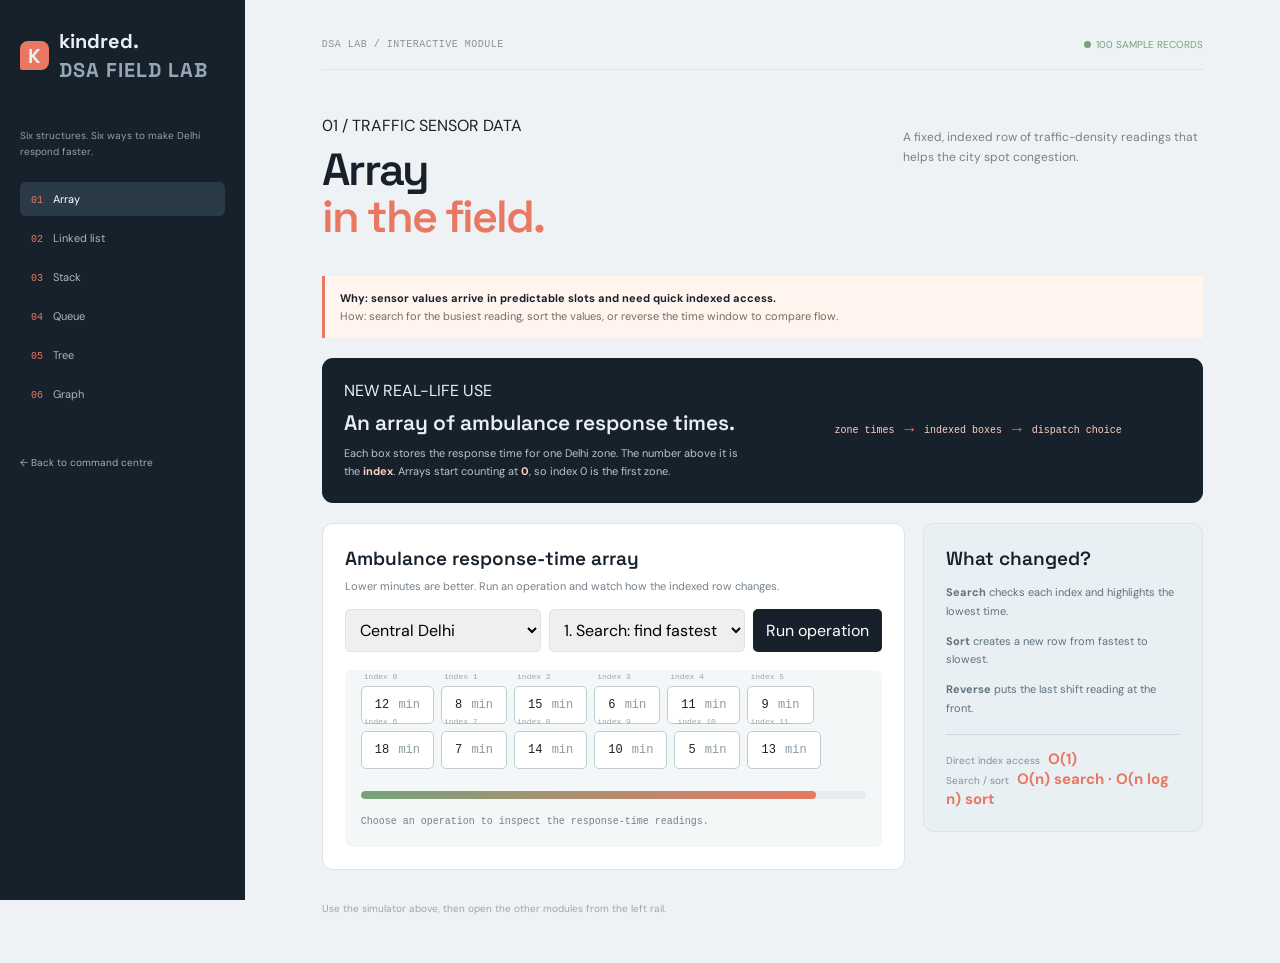
<file: array.html>
<!doctype html><html lang="en"><head><meta charset="utf-8"><meta name="viewport" content="width=device-width,initial-scale=1"><title>Array Lab | Kindred</title><link rel="stylesheet" href="assets/css/dsa-pages.css"><link href="https://fonts.googleapis.com/css2?family=DM+Sans:wght@400;500;600;700&family=Space+Grotesk:wght@500;600;700&display=swap" rel="stylesheet"></head><body data-page="array"><script src="assets/js/dsa-pages.js" defer></script><div class="lab-shell"><aside class="lab-side"><a class="lab-brand" href="index.html"><span class="mark">K</span><span>kindred.<small>DSA FIELD LAB</small></span></a><p>Six structures. Six ways to make Delhi respond faster.</p><nav><a class="active" href="array.html"><span>01</span>Array</a><a href="linked-list.html"><span>02</span>Linked list</a><a href="stack.html"><span>03</span>Stack</a><a href="queue.html"><span>04</span>Queue</a><a href="tree.html"><span>05</span>Tree</a><a href="graph.html"><span>06</span>Graph</a></nav><a class="back-link" href="index.html">← Back to command centre</a></aside><main class="lab-main"><header class="lab-top"><span class="crumb">DSA LAB / INTERACTIVE MODULE</span><span class="lab-status"><i></i>100 SAMPLE RECORDS</span></header><section class="lab-title"><div><span class="eyebrow" id="lab-kicker"></span><h1 id="lab-title"></h1></div><p id="lab-description"></p></section><div class="guide" id="why-how"></div><section class="array-explainer"><div><span class="eyebrow">NEW REAL-LIFE USE</span><h2>An array of ambulance response times.</h2><p>Each box stores the response time for one Delhi zone. The number above it is the <strong>index</strong>. Arrays start counting at <strong>0</strong>, so index 0 is the first zone.</p></div><div class="array-flow"><span>zone times</span><b>→</b><span>indexed boxes</span><b>→</b><span>dispatch choice</span></div></section><div class="workspace"><section class="sim-card"><h2>Ambulance response-time array</h2><p class="sim-help">Lower minutes are better. Run an operation and watch how the indexed row changes.</p><div class="control-row"><select id="array-zone" class="input"><option>Central Delhi</option><option>South Delhi</option><option>West Delhi</option><option>North Delhi</option><option>East Delhi</option></select><select id="array-action" class="input"><option value="search">1. Search: find fastest response</option><option value="sort">2. Sort: fastest first</option><option value="reverse">3. Reverse: change shift order</option></select><button id="action" class="action">Run operation</button></div><div id="output" class="output"></div></section><aside class="info-card"><h2>What changed?</h2><p><strong>Search</strong> checks each index and highlights the lowest time.</p><p><strong>Sort</strong> creates a new row from fastest to slowest.</p><p><strong>Reverse</strong> puts the last shift reading at the front.</p><div class="complexity">Direct index access <b>O(1)</b><br>Search / sort <b id="complexity"></b></div></aside></div><p class="footer-note">Use the simulator above, then open the other modules from the left rail.</p></main></div></body></html>
</file>
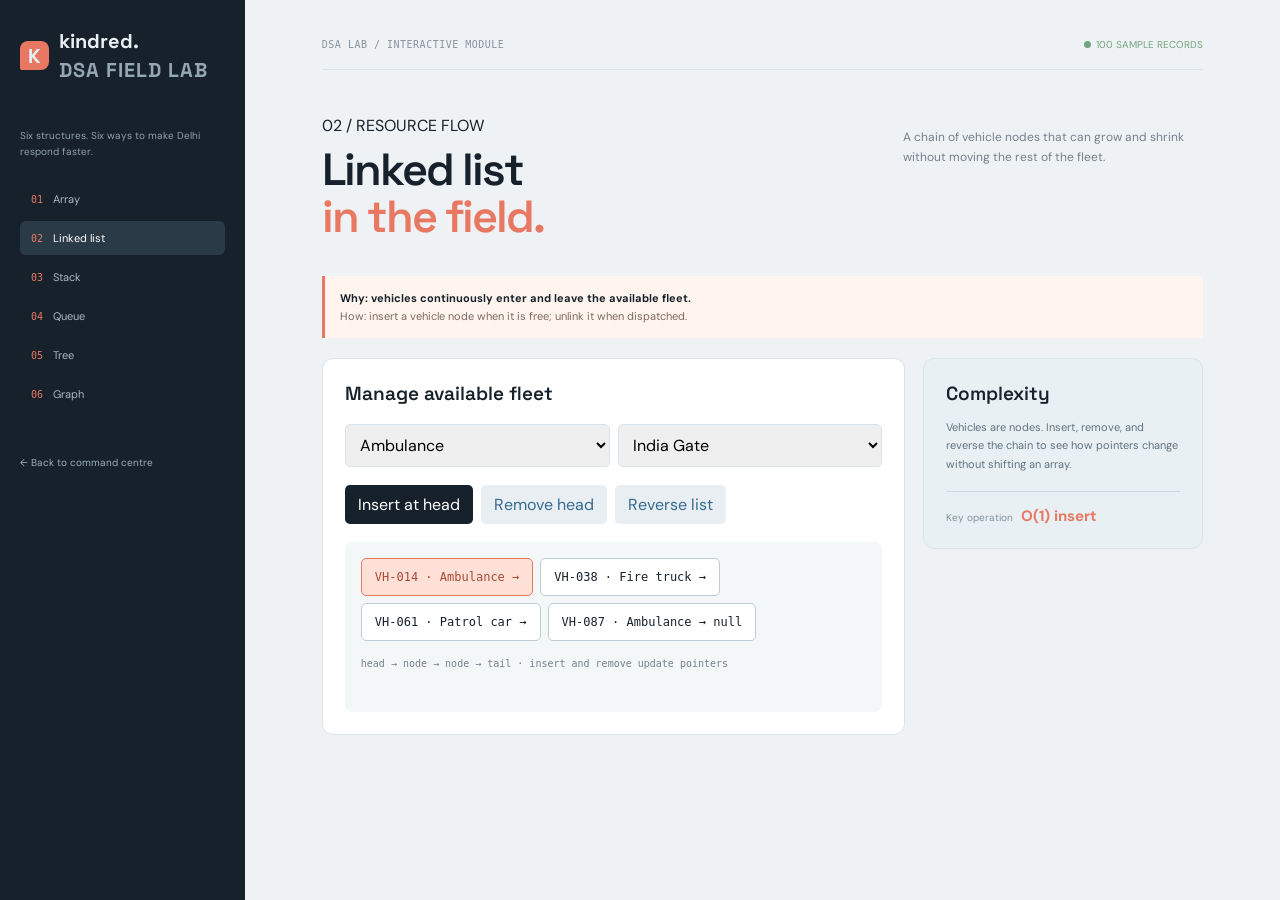
<file: linked-list.html>
<!doctype html><html lang="en"><head><meta charset="utf-8"><meta name="viewport" content="width=device-width,initial-scale=1"><title>Linked List Lab | Kindred</title><link rel="stylesheet" href="assets/css/dsa-pages.css"><link href="https://fonts.googleapis.com/css2?family=DM+Sans:wght@400;500;600;700&family=Space+Grotesk:wght@500;600;700&display=swap" rel="stylesheet"></head><body data-page="linked"><script src="assets/js/dsa-pages.js" defer></script><div class="lab-shell"><aside class="lab-side"><a class="lab-brand" href="index.html"><span class="mark">K</span><span>kindred.<small>DSA FIELD LAB</small></span></a><p>Six structures. Six ways to make Delhi respond faster.</p><nav><a href="array.html"><span>01</span>Array</a><a class="active" href="linked-list.html"><span>02</span>Linked list</a><a href="stack.html"><span>03</span>Stack</a><a href="queue.html"><span>04</span>Queue</a><a href="tree.html"><span>05</span>Tree</a><a href="graph.html"><span>06</span>Graph</a></nav><a class="back-link" href="index.html">← Back to command centre</a></aside><main class="lab-main"><header class="lab-top"><span class="crumb">DSA LAB / INTERACTIVE MODULE</span><span class="lab-status"><i></i>100 SAMPLE RECORDS</span></header><section class="lab-title"><div><span class="eyebrow" id="lab-kicker"></span><h1 id="lab-title"></h1></div><p id="lab-description"></p></section><div class="guide" id="why-how"></div><div class="workspace"><section class="sim-card"><h2>Manage available fleet</h2><div class="control-row"><select id="fleet-type" class="input"><option>Ambulance</option><option>Fire truck</option><option>Patrol car</option></select><select id="fleet-place" class="input"><option>India Gate</option><option>Connaught Place</option><option>Saket</option><option>Dwarka</option><option>Rohini</option></select></div><div class="control-row"><button id="fleet-add" class="action">Insert at head</button><button id="fleet-remove" class="action alt">Remove head</button><button id="fleet-reverse" class="action alt">Reverse list</button></div><div id="output" class="output"></div></section><aside class="info-card"><h2>Complexity</h2><p>Vehicles are nodes. Insert, remove, and reverse the chain to see how pointers change without shifting an array.</p><div class="complexity">Key operation <b id="complexity"></b></div></aside></div></main></div></body></html>
</file>
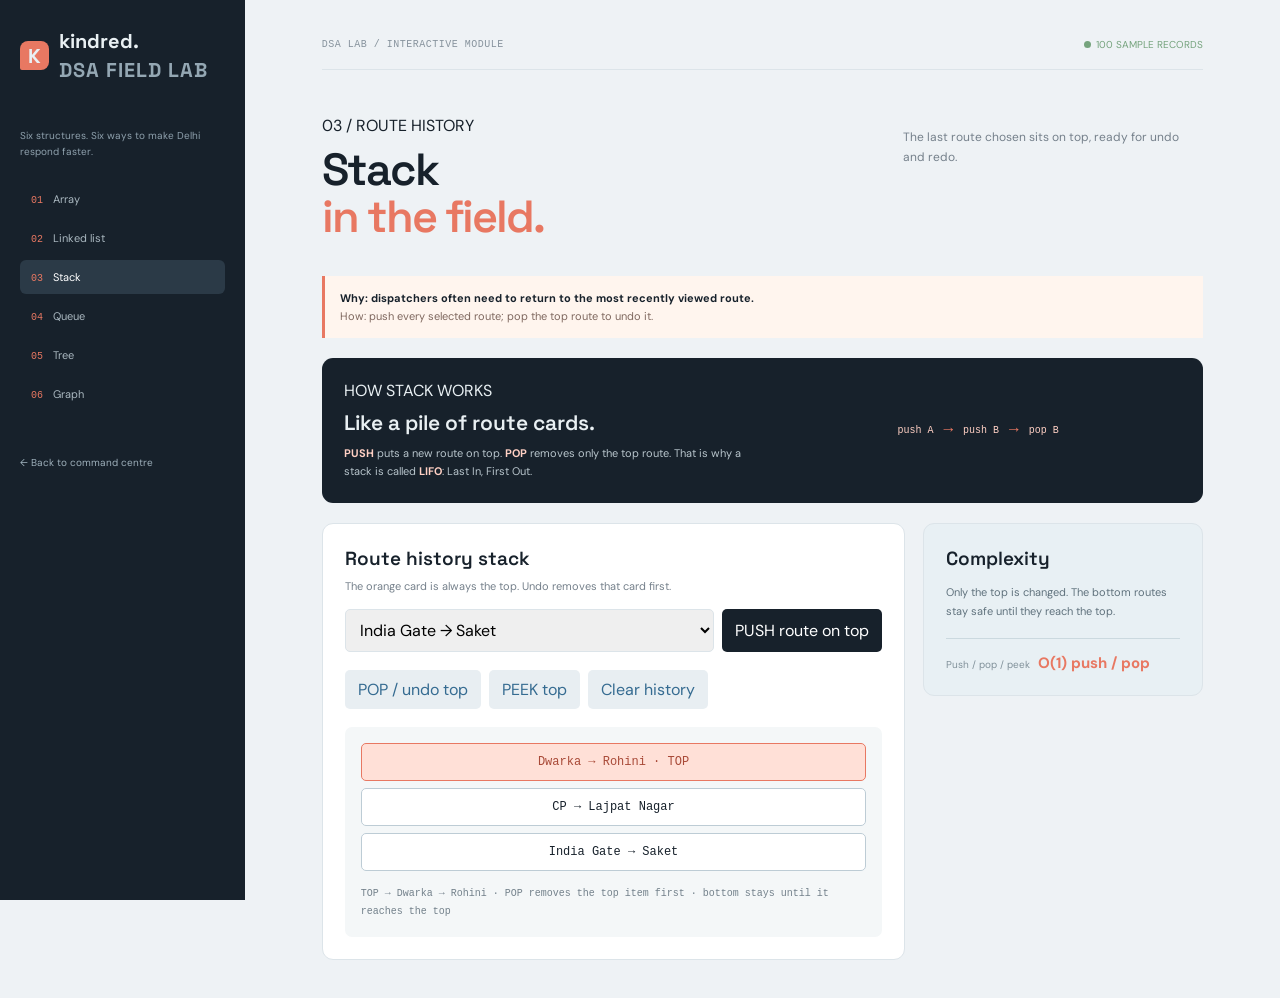
<file: stack.html>
<!doctype html><html lang="en"><head><meta charset="utf-8"><meta name="viewport" content="width=device-width,initial-scale=1"><title>Stack Lab | Kindred</title><link rel="stylesheet" href="assets/css/dsa-pages.css"><link href="https://fonts.googleapis.com/css2?family=DM+Sans:wght@400;500;600;700&family=Space+Grotesk:wght@500;600;700&display=swap" rel="stylesheet"></head><body data-page="stack"><script src="assets/js/dsa-pages.js" defer></script><div class="lab-shell"><aside class="lab-side"><a class="lab-brand" href="index.html"><span class="mark">K</span><span>kindred.<small>DSA FIELD LAB</small></span></a><p>Six structures. Six ways to make Delhi respond faster.</p><nav><a href="array.html"><span>01</span>Array</a><a href="linked-list.html"><span>02</span>Linked list</a><a class="active" href="stack.html"><span>03</span>Stack</a><a href="queue.html"><span>04</span>Queue</a><a href="tree.html"><span>05</span>Tree</a><a href="graph.html"><span>06</span>Graph</a></nav><a class="back-link" href="index.html">← Back to command centre</a></aside><main class="lab-main"><header class="lab-top"><span class="crumb">DSA LAB / INTERACTIVE MODULE</span><span class="lab-status"><i></i>100 SAMPLE RECORDS</span></header><section class="lab-title"><div><span class="eyebrow" id="lab-kicker"></span><h1 id="lab-title"></h1></div><p id="lab-description"></p></section><div class="guide" id="why-how"></div><section class="stack-explainer"><div><span class="eyebrow">HOW STACK WORKS</span><h2>Like a pile of route cards.</h2><p><strong>PUSH</strong> puts a new route on top. <strong>POP</strong> removes only the top route. That is why a stack is called <strong>LIFO</strong>: Last In, First Out.</p></div><div class="stack-flow"><span>push A</span><b>→</b><span>push B</span><b>→</b><span>pop B</span></div></section><div class="workspace"><section class="sim-card stack-card"><h2>Route history stack</h2><p class="sim-help">The orange card is always the top. Undo removes that card first.</p><div class="control-row"><select id="stack-route" class="input"><option>India Gate → Saket</option><option>Connaught Place → Lajpat Nagar</option><option>Dwarka → Rohini</option><option>Hauz Khas → Karol Bagh</option></select><button id="stack-push" class="action">PUSH route on top</button></div><div class="control-row"><button id="stack-pop" class="action alt">POP / undo top</button><button id="stack-peek" class="action alt">PEEK top</button><button id="stack-clear" class="action alt">Clear history</button></div><div id="output" class="output"></div></section><aside class="info-card"><h2>Complexity</h2><p>Only the top is changed. The bottom routes stay safe until they reach the top.</p><div class="complexity">Push / pop / peek <b id="complexity"></b></div></aside></div></main></div></body></html>
</file>
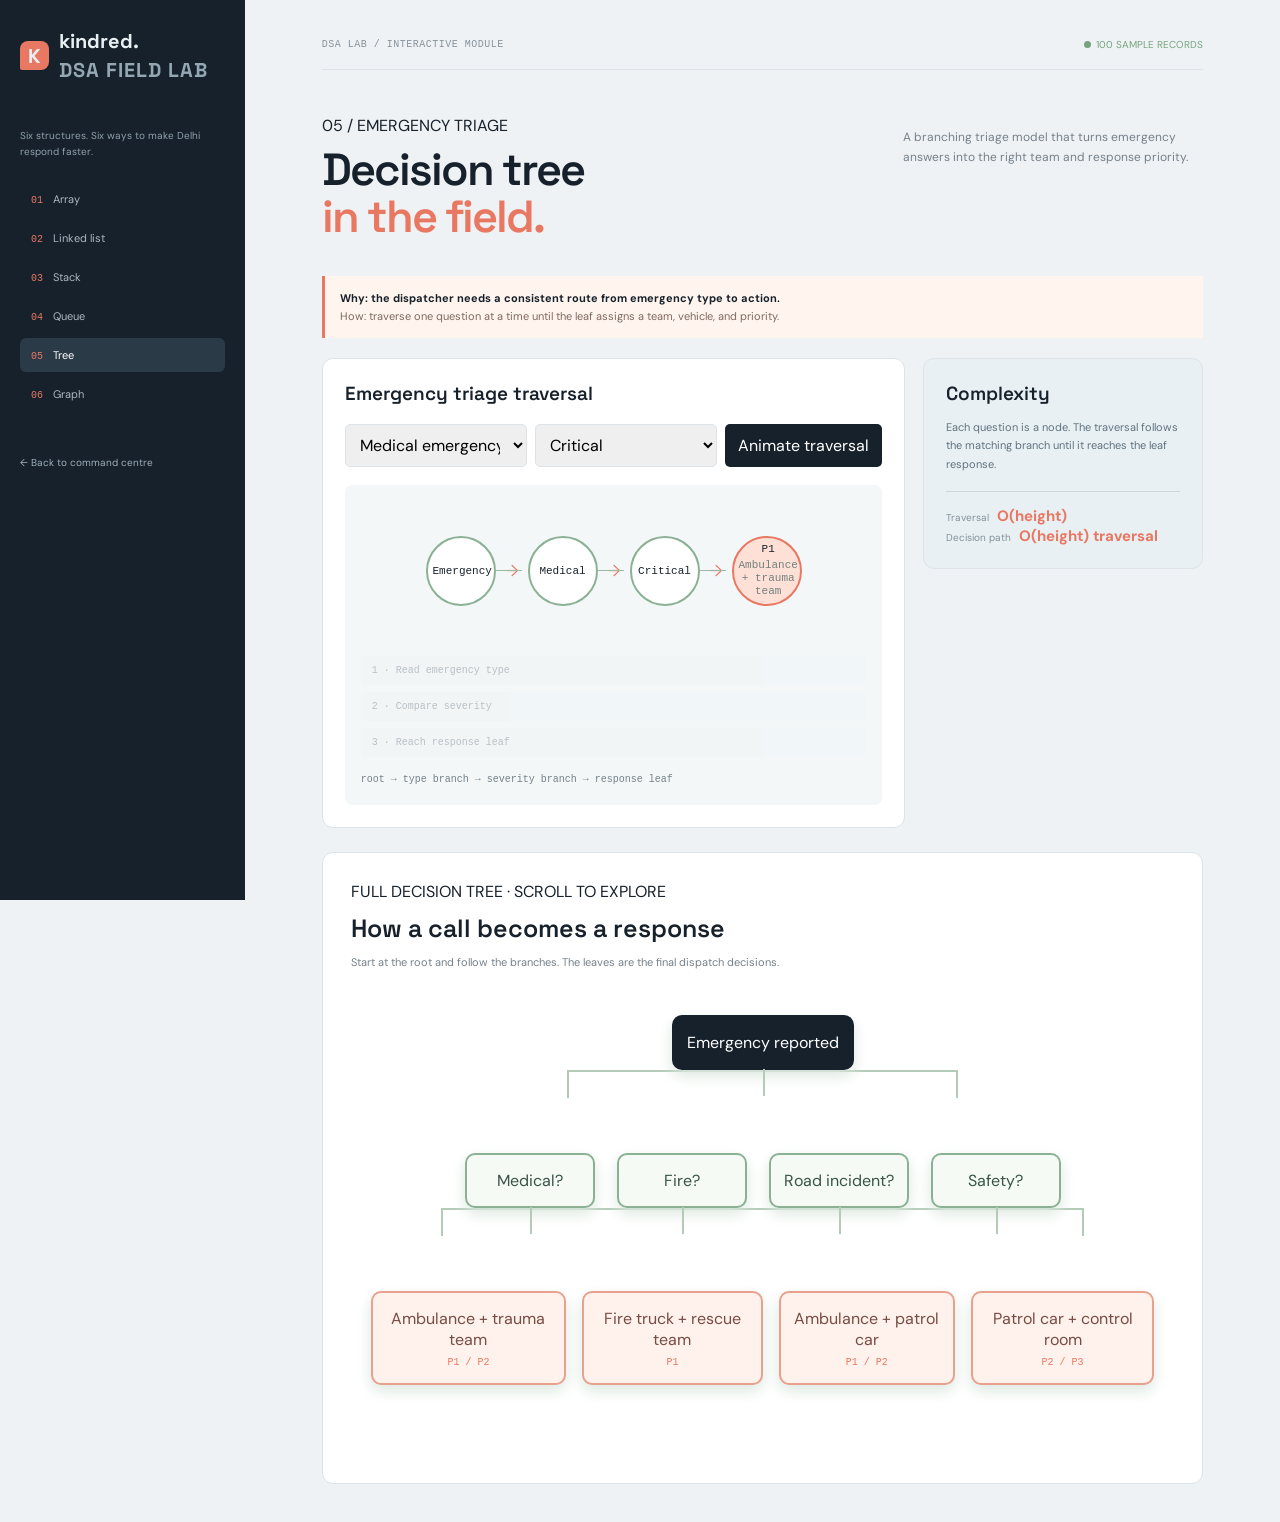
<file: tree.html>
<!doctype html><html lang="en"><head><meta charset="utf-8"><meta name="viewport" content="width=device-width,initial-scale=1"><title>Tree Lab | Kindred</title><link rel="stylesheet" href="assets/css/dsa-pages.css"><link href="https://fonts.googleapis.com/css2?family=DM+Sans:wght@400;500;600;700&family=Space+Grotesk:wght@500;600;700&display=swap" rel="stylesheet"></head><body data-page="tree"><script src="assets/js/dsa-pages.js" defer></script><div class="lab-shell"><aside class="lab-side"><a class="lab-brand" href="index.html"><span class="mark">K</span><span>kindred.<small>DSA FIELD LAB</small></span></a><p>Six structures. Six ways to make Delhi respond faster.</p><nav><a href="array.html"><span>01</span>Array</a><a href="linked-list.html"><span>02</span>Linked list</a><a href="stack.html"><span>03</span>Stack</a><a href="queue.html"><span>04</span>Queue</a><a class="active" href="tree.html"><span>05</span>Tree</a><a href="graph.html"><span>06</span>Graph</a></nav><a class="back-link" href="index.html">← Back to command centre</a></aside><main class="lab-main"><header class="lab-top"><span class="crumb">DSA LAB / INTERACTIVE MODULE</span><span class="lab-status"><i></i>100 SAMPLE RECORDS</span></header><section class="lab-title"><div><span class="eyebrow" id="lab-kicker"></span><h1 id="lab-title"></h1></div><p id="lab-description"></p></section><div class="guide" id="why-how"></div><div class="workspace"><section class="sim-card"><h2>Emergency triage traversal</h2><div class="control-row"><select id="tree-type" class="input"><option>Medical emergency</option><option>Fire emergency</option><option>Road accident</option><option>Public safety</option></select><select id="tree-severity" class="input"><option>Critical</option><option>Urgent</option><option>Routine</option></select><button id="tree-run" class="action">Animate traversal</button></div><div id="output" class="output"></div></section><aside class="info-card"><h2>Complexity</h2><p>Each question is a node. The traversal follows the matching branch until it reaches the leaf response.</p><div class="complexity">Traversal <b>O(height)</b><br>Decision path <b id="complexity"></b></div></aside></div><section class="tree-figure"><div class="tree-figure-heading"><span class="eyebrow">FULL DECISION TREE · SCROLL TO EXPLORE</span><h2>How a call becomes a response</h2><p>Start at the root and follow the branches. The leaves are the final dispatch decisions.</p></div><div class="big-tree"><div class="tree-level level-root"><span class="big-node root-node">Emergency reported</span></div><div class="tree-connector"></div><div class="tree-level level-two"><span class="big-node">Medical?</span><span class="big-node">Fire?</span><span class="big-node">Road incident?</span><span class="big-node">Safety?</span></div><div class="tree-connector branches"></div><div class="tree-level level-three"><span class="big-node leaf">Ambulance + trauma team<br><b>P1 / P2</b></span><span class="big-node leaf">Fire truck + rescue team<br><b>P1</b></span><span class="big-node leaf">Ambulance + patrol car<br><b>P1 / P2</b></span><span class="big-node leaf">Patrol car + control room<br><b>P2 / P3</b></span></div></div></section></main></div></body></html>
</file>
<file: assets/css/dsa-pages.css>
:root{--ink:#17212b;--muted:#75808b;--paper:#eef2f5;--card:#fff;--line:#dce4e9;--orange:#e87862;--blue:#356b91;--green:#75a37d;font-family:"DM Sans",Arial,sans-serif}*{box-sizing:border-box}body{margin:0;background:var(--paper);color:var(--ink)}a{text-decoration:none;color:inherit}.lab-shell{display:flex;min-height:100vh}.lab-side{width:245px;background:#17212b;color:#e9f0f3;padding:28px 20px;position:fixed;inset:0 auto 0 0}.lab-brand{display:flex;align-items:center;gap:10px;font:700 20px "Space Grotesk";margin-bottom:45px}.lab-brand small{display:block;color:#94a7b3;font:9px var(--sans);letter-spacing:1px;text-transform:uppercase;margin-top:3px}.mark{background:var(--orange);width:29px;height:29px;display:grid;place-items:center;border-radius:8px 8px 8px 2px}.lab-side p{color:#8fa1ad;font-size:10px;line-height:1.6}.lab-side nav{display:grid;gap:5px;margin-top:22px}.lab-side nav a{padding:10px 11px;border-radius:6px;color:#aab8c0;font-size:11px}.lab-side nav a:hover,.lab-side nav a.active{background:#2b3a47;color:#fff}.lab-side nav a span{color:var(--orange);font:10px monospace;margin-right:10px}.back-link{display:block;margin-top:45px;color:#9eb0bb;font-size:10px}.lab-main{margin-left:245px;width:calc(100% - 245px);padding:38px 6%;max-width:1300px}.lab-top{display:flex;justify-content:space-between;align-items:center;border-bottom:1px solid var(--line);padding-bottom:18px}.crumb{font:10px monospace;color:#87939d;letter-spacing:.5px}.lab-status{color:var(--green);font-size:10px}.lab-status i{display:inline-block;width:7px;height:7px;border-radius:50%;background:var(--green);margin-right:5px}.lab-title{padding:45px 0 25px;display:flex;justify-content:space-between;gap:40px}.lab-title h1{font:600 45px/1.05 "Space Grotesk";letter-spacing:-2px;margin:10px 0}.lab-title h1 em{color:var(--orange);font-style:normal}.lab-title>p{max-width:300px;color:var(--muted);font-size:12px;line-height:1.7}.guide{background:#fff5ee;border-left:3px solid var(--orange);padding:13px 15px;margin-bottom:20px;color:#7f685f;font-size:11px;line-height:1.65}.guide strong{color:var(--ink)}.workspace{display:grid;grid-template-columns:1fr 280px;gap:18px}.sim-card,.info-card{background:var(--card);border:1px solid var(--line);border-radius:11px;padding:22px}.sim-card h2,.info-card h2{font:600 19px "Space Grotesk";margin:0 0 18px}.control-row{display:flex;gap:8px;margin-bottom:18px}.input{border:1px solid var(--line);border-radius:5px;padding:9px 10px;font:11px var(--sans);width:100%}.action{border:0;border-radius:5px;background:var(--ink);color:#fff;padding:9px 13px;font:600 10px var(--sans);cursor:pointer;white-space:nowrap}.action.alt{background:#e8eef2;color:var(--blue)}.output{min-height:170px;background:#f4f7f8;border-radius:7px;padding:16px;overflow:auto}.array-cells,.stack-cells,.queue-cells{display:flex;flex-wrap:wrap;gap:7px}.cell{border:1px solid #bdccd5;border-radius:5px;background:#fff;padding:11px 13px;font:12px monospace;position:relative}.cell.active{background:#ffe0d7;border-color:var(--orange);color:#a84937}.cell small{position:absolute;top:-15px;left:2px;color:#99a5ad;font:8px monospace}.log{font:10px monospace;color:#73818b;line-height:1.8;margin-top:14px}.info-card{align-self:start;background:#e8f0f4}.info-card h2{margin-bottom:12px}.info-card p,.info-card li{font-size:11px;color:#60727d;line-height:1.7}.complexity{border-top:1px solid #cbd9df;margin-top:17px;padding-top:14px;font-size:10px;color:#81919a}.complexity b{color:var(--orange);font-size:15px;margin-left:5px}.tree{display:flex;justify-content:center;align-items:center;gap:22px;min-height:140px}.tree-node{background:#fff;border:2px solid #8bb195;border-radius:50%;width:43px;height:43px;display:grid;place-items:center;font:11px monospace;position:relative}.tree-node:after{content:"";position:absolute;width:27px;border-top:1px solid #9db9a2;right:-28px}.tree-node:last-child:after{display:none}.decision-tree{display:flex;align-items:center;justify-content:center;gap:10px;min-height:140px}.decision-tree i{color:var(--orange);font-style:normal}.decision-tree .tree-node{width:70px;height:70px;text-align:center;padding:5px}.decision-tree .tree-node small{display:block;font:7px var(--sans);line-height:1.2;color:#70817c;margin-top:3px}.decision-tree .tree-node.active{background:#ffe0d7;border-color:var(--orange)}.tree-steps .step{opacity:.45}.tree-steps .step.active{opacity:1}.array-meter{height:8px;background:#e6edf0;border-radius:8px;margin:22px 0 5px;overflow:hidden}.array-meter span{display:block;height:100%;background:linear-gradient(90deg,#75a37d,#e87862);border-radius:8px;transition:width .5s}.cell em{font:9px var(--sans);color:#8999a2;margin-left:2px}.tree-figure{margin-top:24px;background:#fff;border:1px solid var(--line);border-radius:11px;padding:28px;min-height:510px}.tree-figure-heading h2{font:600 25px "Space Grotesk";margin:10px 0 6px}.tree-figure-heading p{color:var(--muted);font-size:11px}.big-tree{min-width:760px;padding:35px 20px 70px;overflow-x:auto}.tree-level{display:flex;justify-content:center;gap:22px}.big-node{min-width:130px;padding:15px 13px;border:2px solid #8bb195;border-radius:10px;background:#f5faf5;text-align:center;font:600 11px var(--sans);color:#395348;position:relative;box-shadow:0 6px 15px #dce8df}.big-node:after{content:"";position:absolute;left:50%;bottom:-28px;height:27px;border-left:2px solid #b4cbb8}.root-node{background:#17212b;border-color:#17212b;color:#fff;min-width:180px}.level-two{margin-top:55px}.level-three{margin-top:55px;gap:16px}.level-three .big-node:after{display:none}.big-node.leaf{background:#fff1eb;border-color:#e8a08f;color:#774c43;min-width:155px}.big-node.leaf b{display:block;color:var(--orange);font:10px monospace;margin-top:7px}.tree-connector{height:28px;width:50%;margin:auto;border-left:2px solid #b4cbb8;border-right:2px solid #b4cbb8;border-top:2px solid #b4cbb8}.tree-connector.branches{width:82%;border-bottom:0}.graph-stage{position:relative;height:280px;background:#f4f7f8;border-radius:7px}.graph-grid{display:grid;grid-template-columns:repeat(5,1fr);grid-template-rows:repeat(4,1fr);gap:8px;height:100%;padding:15px}.grid-cell{border:1px solid #cbd9df;border-radius:7px;background:#fff;display:flex;flex-direction:column;justify-content:center;align-items:center;gap:4px;color:#8a9ba4;font:10px monospace;transition:.4s}.grid-cell b{color:#bdcbd2}.grid-cell small{font:8px var(--sans);text-align:center}.grid-cell.visited{background:#ffe3da;border-color:var(--orange);color:#a44d3b}.grid-cell.visited b{color:var(--orange)}.graph-route-placeholder{position:absolute;inset:0;display:grid;place-items:center;color:#8b9ba4;font-size:10px;pointer-events:none}.steps{display:grid;gap:7px;margin-top:15px}.step{padding:9px 11px;border-radius:5px;background:#eef3f5;font:10px monospace;color:#71818c;transition:.3s}.step.active{background:#ffe3da;color:#a44d3b}.route-stops{display:flex;flex-wrap:wrap;gap:7px;margin:2px 0 15px;min-height:28px}.route-stop{background:#edf3f5;border:1px solid #c8d7dd;border-radius:5px;padding:8px 9px;font:10px monospace;color:#4b6370}.route-stop.active{background:#ffe0d7;border-color:var(--orange)}.route-stop button{border:0;background:transparent;color:#a34e3f;cursor:pointer;margin-left:7px}.route-empty{color:#8b9ba4;font:10px monospace;padding:8px}.route-button{width:100%;margin-bottom:13px}.footer-note{margin-top:32px;color:#9aa7ad;font-size:10px}.map-actions{display:flex;align-items:center;gap:10px}.gps-status{font:10px monospace;color:#71818c;margin:-8px 0 12px}.live-marker{position:absolute;z-index:4;width:16px;height:16px;border:3px solid #fff;background:#2c82c9;border-radius:50%;transform:translate(-50%,-50%);box-shadow:0 0 0 7px rgba(44,130,201,.22),0 3px 8px #567}.live-marker:after{content:"LIVE";position:absolute;left:13px;top:-7px;background:#2c82c9;color:#fff;padding:3px 5px;border-radius:3px;font:8px monospace}@media(max-width:800px){.lab-side{display:none}.lab-main{margin:0;width:100%;padding:22px 16px}.lab-title{display:block}.lab-title h1{font-size:37px}.workspace{grid-template-columns:1fr}.lab-top{padding-bottom:13px}.tree-figure{overflow:auto}.map-actions{align-items:flex-start;flex-direction:column}}
 .array-explainer,.stack-explainer{display:grid;grid-template-columns:1fr 1fr;gap:25px;background:#17212b;color:#e9f0f3;border-radius:11px;padding:22px;margin-bottom:20px}.array-explainer h2,.stack-explainer h2{font:600 21px "Space Grotesk";margin:8px 0}.array-explainer p,.stack-explainer p{font-size:11px;line-height:1.7;color:#b8c5cc;margin:0}.array-explainer strong,.stack-explainer strong{color:#ffd0c4}.array-flow,.stack-flow{display:flex;align-items:center;justify-content:center;gap:10px;font:10px monospace;color:#ffd0c4}.array-flow b,.stack-flow b{color:#e87862;font-size:16px}.sim-help{color:var(--muted);font-size:11px;margin:-10px 0 16px}.array-cells .cell{min-width:52px;text-align:center}.stack-cells{flex-direction:column;align-items:stretch}.stack-cells .cell{text-align:center}.stack-cells .cell.active{order:-1}@media(max-width:800px){.array-explainer,.stack-explainer{display:block}.array-flow,.stack-flow{justify-content:flex-start;margin-top:18px;flex-wrap:wrap}}
</file>
